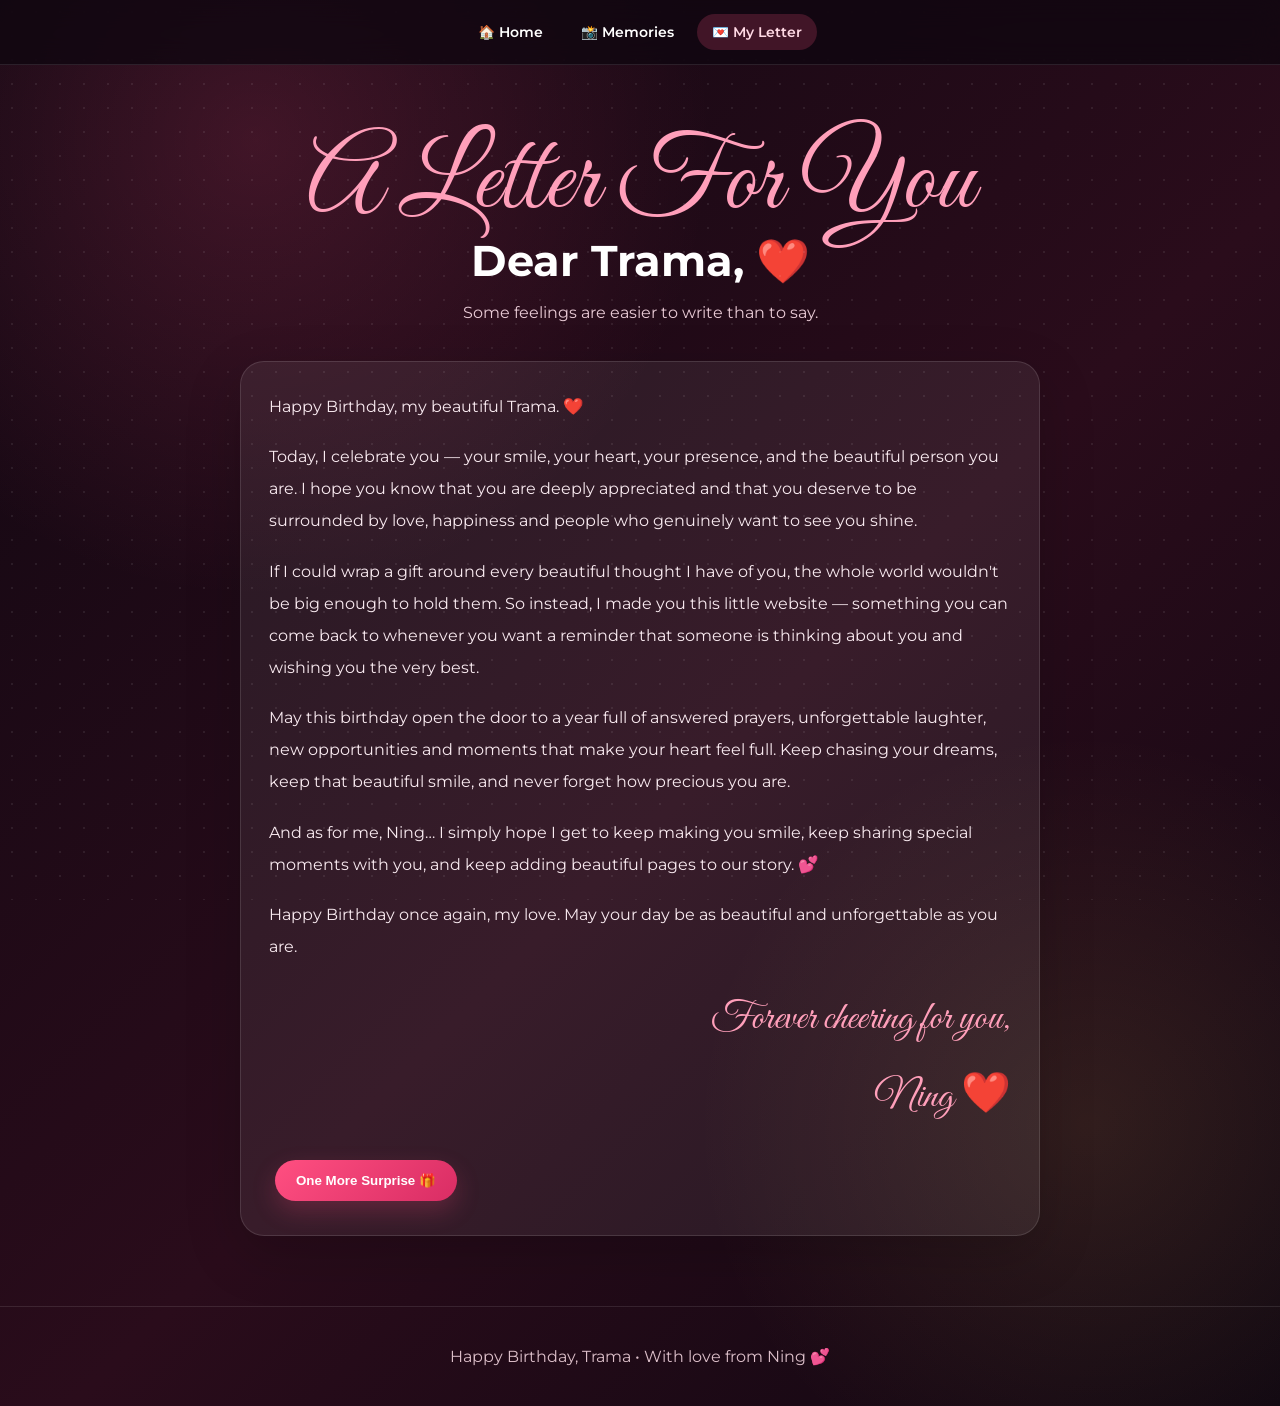
<file: letter.html>
<!DOCTYPE html>
<html lang="en">
<head><meta charset="UTF-8"><meta name="viewport" content="width=device-width,initial-scale=1.0">
<title>A Letter for Trama 💌</title><link rel="stylesheet" href="style.css"></head>
<body>
<nav>
<a href="index.html">🏠 Home</a><a href="memories.html">📸 Memories</a><a class="active" href="letter.html">💌 My Letter</a>
</nav>
<section>
<div class="container">
<div class="section-head"><div class="script">A Letter For You</div>
<h2>Dear Trama, ❤️</h2><p>Some feelings are easier to write than to say.</p></div>
<div class="card letter">
<p>Happy Birthday, my beautiful Trama. ❤️</p>
<p>Today, I celebrate you — your smile, your heart, your presence, and the beautiful person you are. I hope you know that you are deeply appreciated and that you deserve to be surrounded by love, happiness and people who genuinely want to see you shine.</p>
<p>If I could wrap a gift around every beautiful thought I have of you, the whole world wouldn't be big enough to hold them. So instead, I made you this little website — something you can come back to whenever you want a reminder that someone is thinking about you and wishing you the very best.</p>
<p>May this birthday open the door to a year full of answered prayers, unforgettable laughter, new opportunities and moments that make your heart feel full. Keep chasing your dreams, keep that beautiful smile, and never forget how precious you are.</p>
<p>And as for me, Ning… I simply hope I get to keep making you smile, keep sharing special moments with you, and keep adding beautiful pages to our story. 💕</p>
<p>Happy Birthday once again, my love. May your day be as beautiful and unforgettable as you are.</p>
<p class="signature">Forever cheering for you,<br>Ning ❤️</p>
<button class="btn" onclick="showSurprise()">One More Surprise 🎁</button>
<div id="surprise" class="card" hidden style="margin-top:20px;text-align:center">
  <div class="script" style="font-size:3.2rem">I love you, Trama ❤️</div>
  <p style="margin-top:10px">And this is only the beginning of the surprises. 😉</p>
</div>
</div>
</div>
</section>
<footer>Happy Birthday, Trama • With love from Ning 💕</footer>
<script src="script.js"></script>
</body></html>
</file>
<file: style.css>
@import url('https://fonts.googleapis.com/css2?family=Great+Vibes&family=Montserrat:wght@400;500;600;700&display=swap');

:root{
  --pink:#ff4f81;
  --rose:#ff7aa2;
  --deep:#160914;
  --cream:#fff8fb;
  --gold:#ffd166;
  --white:#fff;
}
*{box-sizing:border-box;margin:0;padding:0}
html{scroll-behavior:smooth}
body{
  font-family:'Montserrat',sans-serif;
  color:var(--white);
  background:
    radial-gradient(circle at 20% 10%, rgba(255,79,129,.18), transparent 28%),
    radial-gradient(circle at 85% 80%, rgba(255,209,102,.10), transparent 25%),
    linear-gradient(135deg,#100711,#2a0c1b 55%,#100711);
  min-height:100vh;
  overflow-x:hidden;
}
body:before{
  content:"";
  position:fixed;inset:0;pointer-events:none;opacity:.08;
  background-image:radial-gradient(#fff 1px,transparent 1px);
  background-size:24px 24px;
}
nav{
  position:sticky;top:0;z-index:20;
  display:flex;justify-content:center;gap:8px;flex-wrap:wrap;
  padding:14px 10px;
  background:rgba(16,7,17,.82);
  backdrop-filter:blur(14px);
  border-bottom:1px solid rgba(255,255,255,.1);
}
nav a{
  color:#fff;text-decoration:none;padding:10px 15px;border-radius:999px;
  font-size:.86rem;font-weight:600;transition:.25s;
}
nav a:hover,nav a.active{background:rgba(255,79,129,.2);color:#ffd9e4}
.container{width:min(1080px,92%);margin:auto}
.hero{min-height:calc(100vh - 64px);display:grid;place-items:center;text-align:center;padding:50px 0}
.hero-card{
  width:min(760px,100%);padding:42px 25px;
  background:rgba(255,255,255,.06);border:1px solid rgba(255,255,255,.14);
  border-radius:30px;box-shadow:0 30px 90px rgba(0,0,0,.35);
}
.script{font-family:'Great Vibes',cursive;color:#ff9fba;font-size:clamp(3.3rem,10vw,6.5rem);line-height:.95}
h1{font-size:clamp(2rem,6vw,4.4rem);margin:12px 0}
h2{font-size:clamp(1.8rem,4vw,2.7rem);margin-bottom:12px}
.subtitle{color:#f9dfe8;line-height:1.8;max-width:650px;margin:0 auto 25px}
.hero-photo{
  width:min(290px,75vw);height:min(390px,90vw);object-fit:cover;
  border-radius:160px 160px 28px 28px;
  border:5px solid rgba(255,255,255,.8);
  box-shadow:0 20px 60px rgba(255,79,129,.25);
  margin:0 auto 28px;display:block;
}
.btn{
  display:inline-block;border:0;cursor:pointer;text-decoration:none;color:#fff;
  background:linear-gradient(135deg,#ff4f81,#d92d64);
  padding:13px 21px;border-radius:999px;font-weight:700;margin:6px;
  box-shadow:0 10px 25px rgba(255,79,129,.22);transition:.25s;
}
.btn:hover{transform:translateY(-3px);box-shadow:0 15px 32px rgba(255,79,129,.32)}
.btn.secondary{background:transparent;border:1px solid rgba(255,255,255,.25)}
section{padding:70px 0}
.section-head{text-align:center;margin-bottom:35px}
.section-head p{color:#e9cbd6;line-height:1.7}
.card{
  background:rgba(255,255,255,.065);border:1px solid rgba(255,255,255,.12);
  border-radius:24px;padding:28px;box-shadow:0 18px 55px rgba(0,0,0,.18);
}
.letter{max-width:800px;margin:auto;line-height:1.95;color:#f9eaf0;font-size:1.03rem}
.letter p{margin-bottom:18px}
.signature{font-family:'Great Vibes',cursive;font-size:2.5rem;color:#ff9fba;text-align:right}
.gallery{
  display:grid;grid-template-columns:repeat(auto-fit,minmax(220px,1fr));gap:18px;
}
.gallery figure{overflow:hidden;border-radius:22px;background:#24101b;border:1px solid rgba(255,255,255,.1)}
.gallery img{width:100%;height:310px;object-fit:cover;display:block;transition:.5s}
.gallery figure:hover img{transform:scale(1.05)}
figcaption{padding:14px 15px;color:#f6dce5;font-size:.9rem}
.note{text-align:center;color:#e7cbd5;margin-top:18px;font-size:.9rem}
.timeline{display:grid;gap:16px;max-width:800px;margin:auto}
.timeline .card{position:relative;padding-left:50px}
.timeline .card:before{content:"♥";position:absolute;left:17px;top:25px;color:#ff6e98}
footer{text-align:center;padding:40px 15px;color:#dcbfc9;border-top:1px solid rgba(255,255,255,.1)}
.heart{
  position:fixed;bottom:-30px;z-index:30;pointer-events:none;
  animation:float 5s linear forwards;opacity:.8;
}
@keyframes float{to{transform:translateY(-110vh) rotate(25deg);opacity:0}}
.pulse{animation:pulse 1.8s infinite}
@keyframes pulse{50%{transform:scale(1.04)}}
@media(max-width:600px){
  nav{justify-content:flex-start;overflow-x:auto;flex-wrap:nowrap}
  nav a{white-space:nowrap}
  .hero-card{padding:32px 17px}
  .card{padding:22px}
  .gallery{grid-template-columns:1fr 1fr}
  .gallery img{height:250px}
}
</file>
